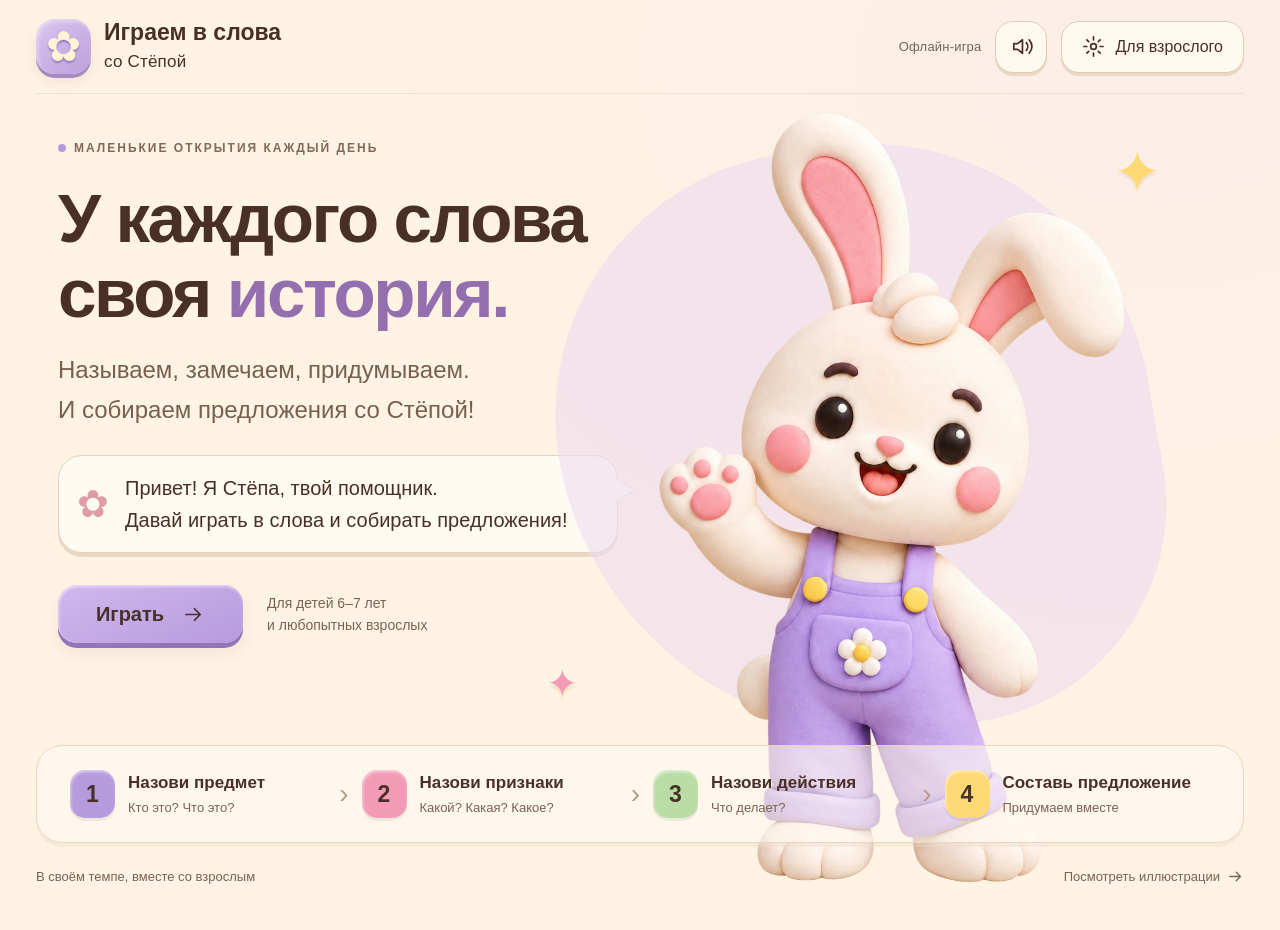
<file: index.html>
<!doctype html>
<html lang="ru">
<head>
  <meta charset="UTF-8"><meta name="viewport" content="width=device-width, initial-scale=1">
  <meta name="theme-color" content="#FFF3E3"><meta name="description" content="Играем в слова со Стёпой. Локальный прототип для занятий ребёнка со взрослым.">
  <title>Стёпа играет в слова</title>
  <link rel="icon" href="icon.svg" type="image/svg+xml"><link rel="stylesheet" href="styles.css">
</head>
<body>
  <div id="app"><p class="loading">Стёпа готовит карточки…</p></div>
  <div id="announcer" class="sr-only" role="status" aria-live="polite"></div>
  <dialog id="modal"></dialog>
  <script type="module" src="app.js?v=3"></script>
</body>
</html>
</file>
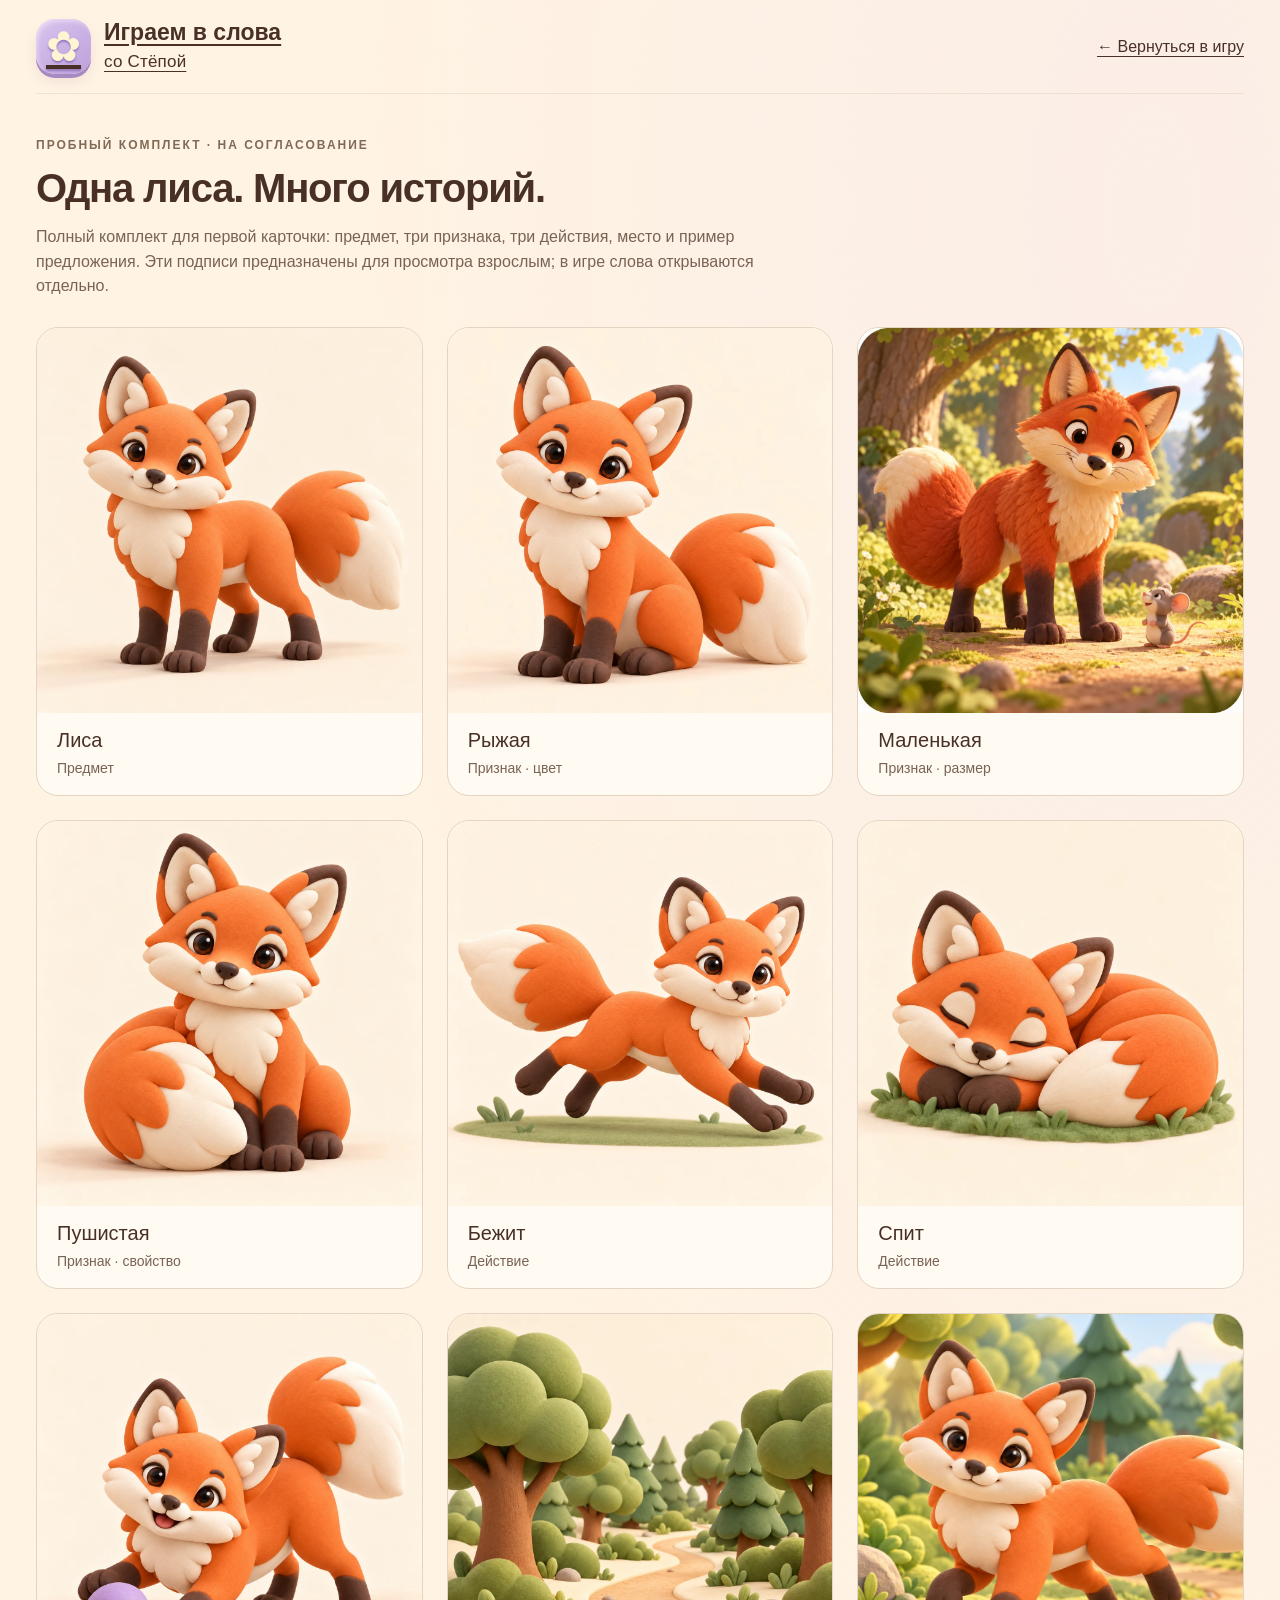
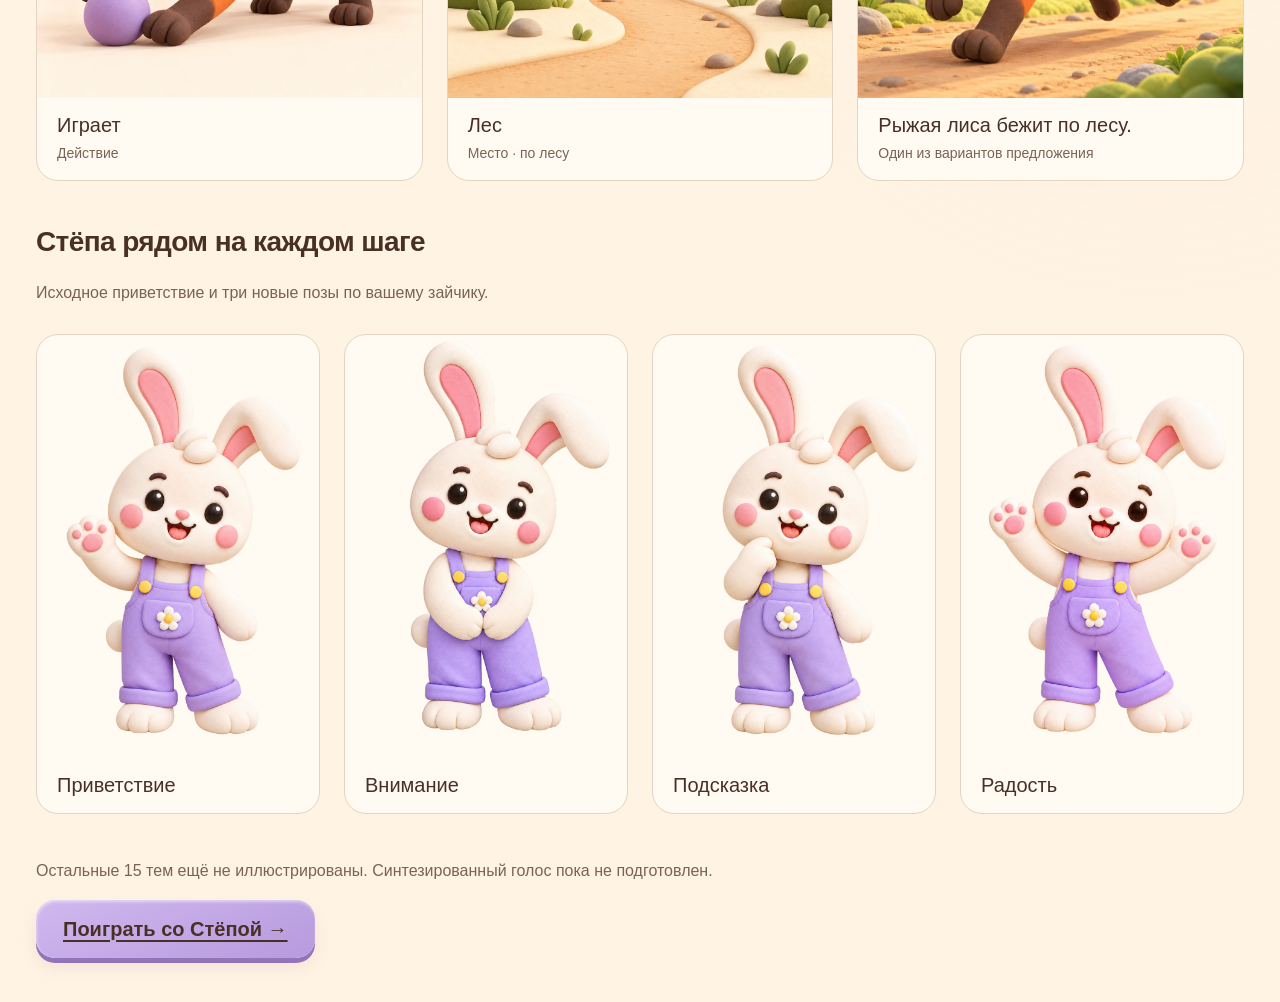
<file: gallery.html>
<!doctype html><html lang="ru"><head><meta charset="UTF-8"><meta name="viewport" content="width=device-width,initial-scale=1"><title>Иллюстрации · Стёпа играет в слова</title><link rel="stylesheet" href="styles.css"><link rel="icon" href="icon.svg" type="image/svg+xml"></head><body><div class="shell"><header class="topbar"><a class="brand" href="/"><span class="brand-flower" aria-hidden="true">✿</span><span>Играем в слова<small>со Стёпой</small></span></a><a class="gallery-back" href="/">← Вернуться в игру</a></header><main class="gallery-main"><div class="eyebrow">ПРОБНЫЙ КОМПЛЕКТ · НА СОГЛАСОВАНИЕ</div><h1>Одна лиса. Много историй.</h1><p>Полный комплект для первой карточки: предмет, три признака, три действия, место и пример предложения. Эти подписи предназначены для просмотра взрослым; в игре слова открываются отдельно.</p><div id="fox-gallery" class="gallery-grid"></div><h2>Стёпа рядом на каждом шаге</h2><p>Исходное приветствие и три новые позы по вашему зайчику.</p><div id="stepa-gallery" class="gallery-grid gallery-poses"></div><p>Остальные 15 тем ещё не иллюстрированы. Синтезированный голос пока не подготовлен.</p><a class="primary" href="/">Поиграть со Стёпой →</a></main></div><script type="module" src="gallery.js"></script></body></html>
</file>
<file: styles.css>
:root{--cream:#fff3e3;--surface:#fffaf2;--ink:#493027;--muted:#796355;--purple:#b69ade;--pink:#f39bb6;--green:#b9dda4;--yellow:#ffd976;--focus:#60408a;--line:#e5d4c1;font-family:ui-rounded,'Arial Rounded MT Bold','Trebuchet MS',Arial,sans-serif;color:var(--ink);background:var(--cream);font-synthesis:none}
*{box-sizing:border-box}body{margin:0;background:radial-gradient(ellipse at 90% 8%,#f5e6ee66,transparent 50%),var(--cream)}button,a,input{-webkit-tap-highlight-color:transparent}button{font:inherit;color:inherit;cursor:pointer}button:disabled{cursor:default;opacity:.5}button,a{touch-action:manipulation}button:focus-visible,a:focus-visible,input:focus-visible{outline:3px solid var(--focus);outline-offset:5px}button{transition:transform .16s,box-shadow .16s,background .16s}button:not(:disabled):active{transform:translateY(2px)}button:hover:not(:disabled){filter:brightness(.98)}a{color:var(--ink);text-underline-offset:4px}h1,h2,h3,p{margin-top:0}h1{font-size:40px;letter-spacing:-1.2px;line-height:1.12}h2{font-size:28px;letter-spacing:-.6px}h3{font-size:23px}p{line-height:1.55}small{font-size:16px;line-height:1.5}.icon{height:23px;width:23px;flex-shrink:0;vertical-align:middle}.shell{max-width:1500px;margin:auto;padding:0 36px}.topbar{height:112px;display:flex;align-items:center;justify-content:space-between;border-bottom:1px solid #dac7b566;gap:20px}.brand{display:flex;gap:13px;align-items:center;border:0;background:none;text-align:left;font-size:23px;font-weight:800;padding:0}.brand small{display:block;font-weight:500;font-size:17px;letter-spacing:.2px;margin-top:3px}.brand-flower{display:grid;place-items:center;width:55px;height:55px;border-radius:19px;background:linear-gradient(140deg,#d9c5ee,#bda0db);box-shadow:inset 2px 3px 4px #fff6,0 4px 0 #a88ac2,0 7px 12px #886b8720;font-size:42px;color:#fff5d4;text-shadow:0 2px 2px #957bbe}.top-actions{display:flex;gap:14px;align-items:center}.prototype{font-size:13px;letter-spacing:.2px;color:var(--muted)}.icon-button,.adult-button{border:1px solid #e0ccb6;background:#fff9ef;border-radius:18px;min-height:52px;display:inline-flex;align-items:center;justify-content:center;gap:10px;box-shadow:0 3px 0 #e9d8c2}.icon-button{width:52px}.adult-button{padding:0 20px;font-size:16px}.eyebrow{font-size:12px;letter-spacing:2px;font-weight:800;color:#816957;display:flex;gap:8px;align-items:center}.little-dot{width:8px;height:8px;background:var(--purple);border-radius:50%}.primary,.secondary,.hint-button{min-height:58px;display:inline-flex;align-items:center;justify-content:center;gap:18px;border-radius:19px;padding:14px 27px;font-weight:700;font-size:20px;border:0}.primary{background:linear-gradient(155deg,#d1b8ee,#b69ade);box-shadow:inset 1px 2px 3px #ffffff80,0 5px 0 #9474b8,0 9px 16px #8361901c}.secondary{background:var(--surface);border:1px solid #ddc8b1;box-shadow:0 3px 0 #ead8c4;font-size:17px}.primary:disabled{box-shadow:0 3px 0 #d1c2d7}.cover{display:grid;grid-template-columns:1.18fr 1fr;position:relative;min-height:660px;padding-top:45px;gap:20px}.cover-copy{position:relative;z-index:1;padding:24px 0 0 22px}.cover h1{font-size:clamp(42px,4.7vw,66px);margin:26px 0 20px;line-height:1.08;letter-spacing:-2.4px;font-weight:800}.cover h1 span,.celebration h1 span{color:#936faf}.cover-lead{font-size:21px;color:#786050;line-height:1.65}.welcome-note{display:flex;align-items:center;gap:16px;margin-top:26px}.welcome-note p{font-size:17px;line-height:1.6;margin:0}.note-flower{font-size:47px;color:#dd9ca8;line-height:1}.cover-buttons{display:flex;align-items:center;gap:24px;margin-top:32px}.cover-buttons .primary{min-width:185px}.saved-note{font-size:14px;line-height:1.6;color:var(--muted)}.cover-art{position:relative;min-height:470px;display:flex;justify-content:center;align-items:center}.cover-bunny{position:relative;width:91%;height:490px;object-fit:contain;mix-blend-mode:multiply;z-index:1}.bunny-halo{position:absolute;width:390px;height:390px;border-radius:48% 52% 40% 60%;background:#edddf299;transform:rotate(-10deg)}.petal{position:absolute;color:var(--yellow);font-size:55px;text-shadow:0 3px 2px #c7ad6040;z-index:2}.petal-one{top:38px;right:15px}.petal-two{bottom:75px;left:8px;font-size:37px;color:var(--pink)}.hello-sticker{position:absolute;bottom:44px;right:4px;z-index:3;background:#fffaf2;padding:15px 22px;border-radius:20px;transform:rotate(-7deg);box-shadow:0 5px 0 #e4d2ba,0 8px 20px #73543312;font-weight:700;font-size:19px}.journey{grid-column:1/-1;display:grid;grid-template-columns:repeat(4,1fr);border:1px solid #e9d6bf;border-radius:26px;background:#fffaf299;margin:5px 0 0;padding:24px 20px;box-shadow:0 4px 0 #ead9c566}.journey-step{display:flex;align-items:center;gap:13px;position:relative;padding:0 13px}.step-number{display:grid;place-items:center;width:45px;height:48px;flex-shrink:0;border-radius:15px;font-size:23px;font-weight:700;background:var(--purple);box-shadow:inset 1px 2px 3px #fff8,0 3px 0 #0001}.step-1 .step-number{background:var(--pink)}.step-2 .step-number{background:var(--green)}.step-3 .step-number{background:var(--yellow)}.journey-step strong{font-size:17px;display:block;margin-bottom:5px}.journey-step div>span{font-size:13px;color:var(--muted)}.journey-arrow{position:absolute;right:0;font-size:28px;color:#b69d86}footer{display:flex;justify-content:space-between;align-items:center;gap:20px;padding:25px 0;color:var(--muted);font-size:13px}footer a{display:flex;align-items:center;gap:7px;color:var(--muted);text-decoration:none}footer .icon{width:17px;height:17px}
.game-layout{display:grid;grid-template-columns:250px minmax(0,1fr) 180px;gap:26px;padding:36px 0 0;align-items:start}.pyramid-panel{padding-top:28px;position:sticky;top:24px;text-align:center}.pyramid-panel .eyebrow{justify-content:center;font-size:11px;letter-spacing:1.4px}.pyramid{display:flex;flex-direction:column;align-items:center;gap:12px;margin:31px 0 26px}.tier{min-height:69px;display:flex;align-items:center;justify-content:center;gap:7px;border:0;position:relative;font-size:17px;font-weight:700;background:none;isolation:isolate;padding:8px 17px}.tier:before{content:'';position:absolute;inset:0;border-radius:12px;background:var(--purple);clip-path:polygon(14% 0,86% 0,100% 100%,0 100%);z-index:-1;box-shadow:inset 0 4px 6px #fff9}.tier:after{content:'';position:absolute;inset:4px;border:2px solid transparent;clip-path:polygon(14% 0,86% 0,100% 100%,0 100%);z-index:-1}.tier-0{width:66%}.tier-1{width:78%}.tier-2{width:89%}.tier-3{width:100%;font-size:16px}.tier-1:before{background:var(--pink)}.tier-2:before{background:var(--green)}.tier-3:before{background:var(--yellow)}.tier .icon{width:16px;height:16px}.tier-number{font-size:12px;opacity:.75}.tier.active{filter:drop-shadow(0 4px 0 #806797);outline:2px solid #705389;outline-offset:4px;border-radius:14px}.tier:disabled{opacity:.65}.pyramid-note{font-size:16px;color:var(--muted);line-height:1.6}.home-link{border:0;background:none;display:inline-flex;align-items:center;gap:7px;margin-top:18px;font-size:14px;min-height:44px}.home-link .icon{width:18px}.task{min-width:0}.task-heading .eyebrow{margin-bottom:12px}.task-heading h1{font-size:36px;margin-bottom:12px}.task-heading p{font-size:17px;color:var(--muted);margin-bottom:25px}.subject-card{width:min(100%,345px);margin:0 auto}.word-card{min-width:0;background:var(--surface);border:1px solid #e8d7c3;border-radius:24px;overflow:hidden;box-shadow:0 5px 0 #e9d8c555,0 9px 22px #805a3b07}.picture{position:relative;display:block;width:100%;aspect-ratio:1;border:0;padding:0;background:#fff8ed}.picture img{width:100%;height:100%;object-fit:cover;display:block}.zoom-mark{position:absolute;bottom:10px;right:10px;border-radius:50%;background:#fffaf2dd;width:29px;height:29px;display:grid;place-items:center;color:#735b48;font-size:20px}.card-caption{padding:13px 9px;min-height:71px;display:flex;align-items:center;justify-content:center;flex-direction:column;gap:4px}.reveal-button{min-height:44px;border:1px dashed #c5ab96;border-radius:12px;background:transparent;padding:9px 12px;font-size:16px;color:#745a48}.word{font-size:26px;font-weight:700}.text-button{font-size:14px;background:none;border:0;text-decoration:underline;text-underline-offset:3px;min-height:30px;color:var(--muted)}.question-buttons{display:flex;justify-content:center;gap:12px;flex-wrap:wrap;margin:22px 0 12px}.question{font-size:25px;font-weight:700;border:1px solid #d8c0a5;border-radius:18px;background:#fffaf2;min-height:58px;padding:12px 25px;box-shadow:0 4px 0 #e8d3b9;display:flex;align-items:center;gap:8px}.question.correct{background:#d4e9c5;border-color:#8ea77b;opacity:1;box-shadow:0 3px 0 #a6bd94}.feedback{min-height:25px;text-align:center;font-size:16px;color:#655184;margin:12px 0}.task-bottom{display:flex;justify-content:space-between;align-items:center;gap:18px;margin:18px 0 8px}.task-bottom>span{font-size:14px;color:var(--muted)}.task-bottom .primary{font-size:18px;min-height:54px}.symbol-note{display:flex;align-items:center;justify-content:center;gap:7px;font-size:14px;color:var(--muted)}.symbol-note .shape{width:66px;height:47px}.shape{width:94px;height:65px;display:block;color:var(--ink);flex-shrink:0}.three-cards{display:grid;grid-template-columns:repeat(3,minmax(0,1fr));gap:13px}.three-cards .word{font-size:22px}.three-cards .reveal-button{font-size:14px;padding:7px}.three-cards .card-caption{min-height:79px}.stage-1 .question{font-size:21px;padding:12px 16px}.question-static{font-size:29px;font-weight:700;text-align:center;margin:26px 0 8px}.helper{padding-top:80px;display:flex;flex-direction:column;align-items:center}.speech{position:relative;background:#fffaf2;border:1px solid #e8d6c0;border-radius:22px;padding:18px 14px;font-size:16px;line-height:1.55;text-align:center;box-shadow:0 4px 0 #e9d6bf66}.speech:after{content:'';position:absolute;bottom:-10px;left:44%;width:18px;height:18px;background:#fffaf2;border-right:1px solid #e8d6c0;border-bottom:1px solid #e8d6c0;transform:rotate(45deg)}.helper img{width:190px;max-width:115%;height:280px;object-fit:contain;mix-blend-mode:multiply;margin-top:21px}.helper-note{font-size:17px;color:#8e6ca4;transform:rotate(-6deg);font-weight:700}.repeat{display:flex;align-items:center;justify-content:center;gap:7px;background:none;border:0;font-size:13px;color:var(--muted);margin:12px auto 0;min-height:32px}.repeat .icon{width:15px;height:15px}.selection-section h2{font-size:19px;margin:20px 0 12px}.selection-section h2:first-child{margin-top:0}.compact .card-caption{min-height:95px;padding:8px}.compact .word{font-size:19px}.choice-button{border:1px solid #dcc7b1;background:#fff3e3;border-radius:10px;width:100%;padding:9px;font-size:15px;min-height:40px}.choice-button .icon{width:17px;height:17px}.choice-button.selected{background:#dbcaec;border-color:#b19ac4}.word-card.chosen{outline:3px solid #9876b6;outline-offset:1px}.stage-3 .helper{padding-top:35px}.stage-3 .helper img{height:240px}.scheme-section{grid-column:1/-1;border:1px solid #e5d1b8;background:#fffaf2b3;border-radius:28px;padding:30px;margin-top:6px;min-width:0}.pending-scheme{text-align:center;color:var(--muted);padding:22px}.pending-scheme p{margin:0}.sentence-intro{display:flex;justify-content:space-between;gap:30px;align-items:center;border-bottom:1px solid #e5d4c1;padding-bottom:25px;margin-bottom:26px}.sentence-intro h2{margin:12px 0}.sentence-intro p{margin-bottom:14px;color:var(--muted)}.selected-words{display:flex;gap:8px;flex-wrap:wrap;margin-bottom:16px}.selected-words span{background:#eadcf5;border-radius:12px;padding:8px 16px;font-size:23px}.selected-words span:nth-child(2){background:#ded0ec}.selected-words span:nth-child(3){background:#dceccd}.context-card{display:flex;align-items:center;gap:14px;flex-direction:row-reverse}.context-card .word-card{width:175px}.context-card .card-caption{min-height:59px;padding:7px}.context-card .word{font-size:23px}.preposition-chip{font-size:28px;font-weight:700;border:1px solid #dac5ab;border-radius:18px;padding:13px 20px;background:#fff1cf}.scheme-heading{display:flex;justify-content:space-between;align-items:center;gap:20px}.scheme-heading h2{margin-bottom:8px}.scheme-heading p{font-size:16px;color:var(--muted);margin:0}.hint-button{background:#ffe4a1;box-shadow:0 3px 0 #d9bd78;font-size:17px;gap:8px;white-space:nowrap}.palette{display:flex;align-items:center;gap:12px;margin:25px 0}.palette-item{border:1px solid #e0cbb3;display:flex;flex-direction:column;align-items:center;border-radius:17px;background:#fff9ef;padding:4px 13px 10px;min-width:125px}.palette-item span{font-size:16px}.palette-item.selected{background:#eee2f7;border:2px solid #9a7eb2;padding:3px 12px 9px}.add-button{border:1px solid #d5bca1;border-radius:14px;background:#fff3e3;min-height:56px;padding:10px 18px;margin-left:auto;font-size:17px;font-weight:700}.scheme-field{display:flex;align-items:center;gap:0;flex-wrap:wrap;min-height:150px;background:#fffdf8;border:2px dashed #cbb395;border-radius:20px;padding:14px 10px}.empty-scheme{border:0;background:none;display:flex;flex-direction:column;align-items:center;width:100%;font-size:20px;padding:5px;color:#796252}.empty-scheme>span{font-size:30px;color:#9671b2}.empty-scheme small{margin-top:7px;color:var(--muted)}.scheme-piece{background:none;border:2px solid transparent;border-radius:13px;padding:0 0 6px;position:relative;display:flex;flex-direction:column;align-items:center;cursor:grab}.scheme-piece.selected{border-color:#9876b6;background:#f0e5f6}.scheme-piece>span{font-size:12px;color:var(--muted)}.insertion{width:22px;min-height:74px;border:0;background:none;color:#a28b76;font-size:21px;padding:0;flex-shrink:0}.insertion:hover{background:#ece0f4;border-radius:8px}.period{font-size:43px;line-height:1;align-self:center;margin-left:1px;padding-bottom:5px}.scheme-tools{display:flex;justify-content:space-between;gap:15px;flex-wrap:wrap;margin-top:13px}.scheme-tools>div{display:flex;gap:9px;flex-wrap:wrap}.scheme-tools button{background:none;border:1px solid #d6c1a8;border-radius:10px;min-height:44px;padding:8px 13px;font-size:14px}.drag-over{background:#e5d6f0!important;outline:2px solid #9572b1}.example-panel{display:grid;grid-template-columns:300px minmax(0,1fr);gap:25px;border:1px solid #ddc9a4;border-radius:23px;background:#fff4d9;padding:20px;margin-top:25px}.example-panel>img{width:100%;border-radius:15px;align-self:center}.example-panel .eyebrow{margin-bottom:12px}.example-panel h3{font-size:25px;line-height:1.3;margin-bottom:10px}.example-panel p{font-size:15px}.example-scheme{display:flex;flex-wrap:wrap;align-items:center;margin-top:16px}.example-scheme>span{display:flex;flex-direction:column;align-items:center}.example-scheme .shape{width:83px}.example-scheme small{font-size:13px}.adult-caption{font-size:13px;color:var(--muted);margin:15px 0 0;text-align:right}.celebration{display:grid;grid-template-columns:1.2fr 1fr;min-height:590px;align-items:center;padding:40px 50px}.celebration h1{font-size:66px;margin:20px 0}.celebration-copy>p{font-size:23px}.celebration .prototype-done{font-size:16px;color:var(--muted)}.happy-bunny{width:100%;height:550px;object-fit:contain;mix-blend-mode:multiply;animation:celebrate .8s ease both}.celebration-flower{color:#d8ab63;font-size:50px}.completion-note{font-size:15px;color:var(--muted);margin-top:20px}
dialog{border:1px solid #e6d2b9;border-radius:28px;padding:35px;max-width:660px;width:calc(100% - 40px);background:var(--surface);color:var(--ink);box-shadow:0 22px 100px #49302744;max-height:90dvh;overflow:auto}dialog::backdrop{background:#49302755;backdrop-filter:blur(5px)}dialog h2{padding-right:32px;margin:10px 0 20px}dialog p{font-size:17px}dialog .dialog-close{position:absolute;right:16px;top:16px;width:40px;min-height:40px;border-radius:13px}.dialog-actions{display:flex;justify-content:flex-end;gap:15px;margin-top:25px}.setting{display:flex;gap:12px;align-items:center;font-size:17px;margin:22px 0 10px;line-height:1.5}.setting input{width:22px;height:22px;accent-color:#9977b8}.small-note{font-size:14px!important;color:var(--muted)}.adult-reset{border-top:1px solid #e5d3bd;margin-top:25px;padding-top:15px}.danger{color:#984f44}.zoomed img{display:block;width:100%;border-radius:20px}.zoomed{padding-top:23px}.recovery-actions{display:flex;gap:12px;flex-wrap:wrap}.warning{background:#fff0bd;border:1px solid #b5954e;padding:14px 20px;border-radius:15px;margin:15px 0;font-size:16px}.missing-image{display:grid;place-items:center;min-height:180px;padding:20px;background:#f2e8d8;color:#765e48}.loading{max-width:700px;margin:80px auto;padding:30px;text-align:center}.sr-only{position:absolute;width:1px;height:1px;padding:0;margin:-1px;overflow:hidden;clip:rect(0,0,0,0);white-space:nowrap;border:0}.gallery-main{padding:44px 0}.gallery-main h1{margin:14px 0}.gallery-main>p{color:var(--muted);max-width:750px}.gallery-grid{display:grid;grid-template-columns:repeat(3,minmax(0,1fr));gap:24px;margin:28px 0 45px}.gallery-grid figure{margin:0;background:var(--surface);border-radius:22px;overflow:hidden;border:1px solid var(--line)}.gallery-grid img{display:block;width:100%;aspect-ratio:1;object-fit:cover}.gallery-grid figcaption{padding:16px 20px;font-size:20px}.gallery-grid figcaption small{display:block;color:var(--muted);font-size:14px;margin-top:6px}.gallery-poses{grid-template-columns:repeat(4,minmax(0,1fr))}.gallery-poses img{aspect-ratio:2/3;object-fit:contain}.gallery-back{display:inline-flex;align-items:center;gap:10px;min-height:48px}
@keyframes celebrate{0%{transform:translateY(8px) rotate(-3deg)}50%{transform:translateY(-12px) rotate(3deg)}100%{transform:none}}.reduce-motion *{animation:none!important;transition:none!important;scroll-behavior:auto!important}@media(prefers-reduced-motion:reduce){*{animation:none!important;transition:none!important;scroll-behavior:auto!important}}

/* The stage navigation should scroll with the page instead of covering the task. */
.pyramid-panel{position:static}
.question.wrong{background:#f4c0b8;border-color:#ba6a61;box-shadow:0 3px 0 #c88b82;color:#6c2d2a}

/* Keep the welcome copy and Stepa visually connected on the cover. */
.cover{grid-template-columns:1fr 1fr;gap:0}
.cover-art{transform:translateX(-3%)}
.cover-copy{padding-right:0}
.cover h1{font-size:clamp(48px,5.4vw,76px)}
.cover-lead{font-size:24px}
.welcome-note p{font-size:20px}
.cover-art{transform:translateX(-11%) scale(1.06);transform-origin:center right}
@media(max-width:760px){.cover h1{font-size:45px}.cover-lead{font-size:18px}.welcome-note p{font-size:15px}.cover-art{transform:none}}
.welcome-note{position:relative;background:#fffaf2;border:1px solid #e5d2bd;border-radius:24px;padding:16px 22px 16px 18px;box-shadow:0 4px 0 #ead8c4;max-width:560px}.welcome-note::after{content:"";position:absolute;right:-18px;top:24px;border-width:10px 0 10px 18px;border-style:solid;border-color:transparent transparent transparent #fffaf2;filter:drop-shadow(1px 0 0 #e5d2bd)}.welcome-note .note-flower{font-size:38px}
.cover-art{overflow:visible;z-index:1;margin-bottom:-72px}.cover-bunny{width:112%;height:650px;transform:scale(1.22) translate(3%,8%);transform-origin:center center}.bunny-halo{width:560px;height:560px}.journey{position:relative;z-index:2}
.hello-sticker{display:none}
@media(max-width:760px){.cover-art{margin-bottom:0}.cover-bunny{width:80%;height:345px;transform:none}.bunny-halo{width:280px;height:280px}}
.cover-copy,.cover-art{position:relative;top:-22px}
.journey{margin-top:28px}
@media(max-width:760px){.cover-copy,.cover-art{top:0}.journey{margin-top:20px}}
.sentence-intro{display:none}
.scheme-field>.insertion:first-child{display:none}
.scheme-field>.insertion{display:grid;place-items:center;align-self:center;height:74px;line-height:1;padding:0}
.scheme-field>.insertion:has(+.period){display:none}
@media(min-width:1400px){.game-layout{grid-template-columns:280px minmax(0,1fr) 210px;gap:38px}.subject-card{width:370px}.helper img{width:220px;height:310px}}
@media(max-width:1100px){.shell{padding:0 24px}.game-layout{grid-template-columns:205px minmax(0,1fr);gap:25px}.helper{grid-column:2;padding:0;flex-direction:row;justify-content:center;gap:18px}.helper img{height:130px;width:90px;margin:0}.helper .speech{font-size:14px;padding:12px 18px;max-width:350px}.helper .speech:after{display:none}.helper-note{display:none}.pyramid-panel{grid-row:1/3}.tier{font-size:14px}.tier-3{font-size:13px}.scheme-section{grid-column:1/-1}.cover h1{font-size:49px}.cover-copy{padding-left:0}.cover-bunny{height:440px}.bunny-halo{width:300px;height:340px}.journey-step{padding:0 8px;gap:9px}.journey-step strong{font-size:15px}.journey-step div>span{font-size:11px}.step-number{width:36px;height:42px}.prototype{display:none}.celebration{padding:30px 10px}.palette-item{min-width:105px;padding-inline:7px}.palette-item.selected{padding-inline:6px}.stage-3 .helper img{height:130px}.example-panel{grid-template-columns:240px minmax(0,1fr)}}
@media(max-width:760px){.shell{padding:0 17px}.topbar{height:92px;gap:8px}.brand{font-size:18px;gap:9px}.brand small{font-size:14px}.brand-flower{width:42px;height:45px;font-size:34px;border-radius:14px}.top-actions{gap:8px}.adult-button{padding:0;width:46px;min-height:46px}.adult-button span{display:none}.icon-button{width:46px;min-height:46px}.cover{padding-top:25px;grid-template-columns:1fr;gap:0}.cover-copy{padding:0 8px}.cover .eyebrow{font-size:10px;letter-spacing:1.2px}.cover h1{font-size:45px;letter-spacing:-1.7px;margin:20px 0}.cover-lead{font-size:18px}.welcome-note{margin-top:18px}.welcome-note p{font-size:15px}.cover-buttons{gap:17px;flex-wrap:wrap}.saved-note{font-size:12px}.cover-art{min-height:340px;margin-top:12px}.cover-bunny{height:345px;width:80%}.bunny-halo{height:280px;width:280px}.hello-sticker{right:10%;bottom:25px;font-size:17px}.petal-one{right:10%;top:35px}.petal-two{left:10%;bottom:55px}.journey{grid-template-columns:1fr 1fr;gap:24px 6px;margin:16px 0 0;padding:23px 13px}.journey-arrow{display:none}.journey-step strong{font-size:16px}.journey-step div>span{font-size:11px}.game-layout{grid-template-columns:1fr;padding-top:21px;gap:22px}.pyramid-panel{position:static;grid-column:1;grid-row:auto;padding:0;display:flex;flex-direction:column;align-items:center}.pyramid-panel>.eyebrow,.pyramid-note,.home-link{display:none}.pyramid{width:260px;margin:0;gap:5px}.tier{min-height:42px;font-size:13px}.tier-3{font-size:12px}.tier.active{outline-offset:1px;filter:none}.tier .icon{height:12px;width:12px}.task-heading h1{font-size:30px}.task-heading p{font-size:16px;margin-bottom:20px}.task-heading .eyebrow{font-size:11px}.helper{grid-column:1;justify-content:space-between}.helper img{height:130px}.subject-card{width:290px}.question{font-size:24px;padding:12px 19px}.three-cards{gap:8px}.three-cards .card-caption{padding:8px 3px;min-height:82px}.three-cards .word{font-size:17px;overflow-wrap:anywhere}.three-cards .reveal-button{font-size:13px;padding:5px 4px;min-height:46px;white-space:normal}.three-cards .text-button{font-size:12px}.word-card{border-radius:17px}.stage-1 .question{font-size:20px;padding:9px 13px;min-height:50px}.question-buttons{gap:9px}.task-bottom>span{font-size:13px;max-width:50%}.task-bottom .primary{font-size:17px;padding:12px 20px}.scheme-section{padding:20px 13px;margin-top:0}.scheme-heading{align-items:flex-start;flex-wrap:wrap}.scheme-heading h2{font-size:25px}.scheme-heading p{font-size:14px}.palette{flex-wrap:wrap;gap:8px}.palette-item{min-width:0;width:calc(25% - 6px);padding:3px 1px 7px}.palette-item.selected{padding:2px 0 6px}.palette-item .shape{width:100%;height:auto}.palette-item span{font-size:12px}.add-button{width:100%;margin:5px 0 0}.scheme-piece .shape{width:77px;height:59px}.insertion{width:14px;font-size:16px}.scheme-field{padding:10px 3px}.scheme-tools{gap:10px}.scheme-tools>div{gap:6px}.scheme-tools button{font-size:13px;padding:8px 10px}.sentence-intro{gap:12px;align-items:flex-start;flex-direction:column}.sentence-intro .eyebrow{font-size:10px}.sentence-intro h2{font-size:25px}.selected-words span{font-size:18px;padding:7px 12px}.context-card{flex-direction:row;align-self:center;margin-top:8px}.context-card .word-card{width:150px}.example-panel{grid-template-columns:1fr;padding:15px;gap:20px}.example-panel>img{max-width:400px;margin:auto}.example-panel h3{font-size:23px}.example-scheme .shape{width:61px;height:47px}.example-scheme small{font-size:11px}.example-scheme .period{font-size:25px}.adult-caption{text-align:left;font-size:12px}.choice-button{font-size:13px;padding:7px 2px}.compact .card-caption{min-height:100px}.compact .word{font-size:16px}.celebration{grid-template-columns:1fr;padding:35px 8px}.celebration h1{font-size:53px}.celebration-copy>p{font-size:20px}.happy-bunny{height:350px}.celebration .cover-buttons{gap:15px}.celebration .eyebrow{font-size:10px}.celebration-flower{display:none}footer{font-size:11px;align-items:flex-start;line-height:1.5}footer a{max-width:150px}dialog{padding:29px 22px}.dialog-actions{flex-direction:column}.dialog-actions .primary{font-size:18px}.gallery-grid{grid-template-columns:repeat(2,minmax(0,1fr));gap:13px}.gallery-grid figcaption{padding:13px;font-size:17px}.gallery-grid figcaption small{font-size:12px}.gallery-main h1{font-size:34px}.gallery-poses{grid-template-columns:repeat(2,minmax(0,1fr))}}

/* Compact desktop task geometry keeps the next action visible at 1280 × 800. */
@media(min-width:1101px){
 .topbar{height:94px}
 .game-layout{padding-top:24px}
 .task-heading h1{font-size:34px;margin-bottom:9px}
 .task-heading p{margin-bottom:18px}
 .task-heading .eyebrow{margin-bottom:9px}
 .subject-card{width:260px}
 .stage-0 .question-buttons{margin-top:16px;margin-bottom:8px}
 .stage-0 .feedback{margin:6px 0;min-height:22px}
 .stage-0 .symbol-note{height:34px}
 .stage-0 .symbol-note .shape{height:34px;width:55px}
 .stage-0 .task-bottom{margin-top:10px}
}
.cover-bunny,.helper img,.happy-bunny{mix-blend-mode:normal}
@media(max-width:1100px){.prototype{display:block;position:absolute;top:96px;right:24px;font-size:11px}.cover,.game-layout{padding-top:36px}}
@media(max-width:760px){.prototype{top:98px;right:18px;font-size:10px}.cover,.game-layout{padding-top:35px}.tier{min-height:56px}.pyramid{gap:6px}.selection-section .compact .word{font-size:18px}.three-cards .word{font-size:20px}.three-cards .text-button{font-size:14px}.three-cards .reveal-button{font-size:14px}}
</file>
